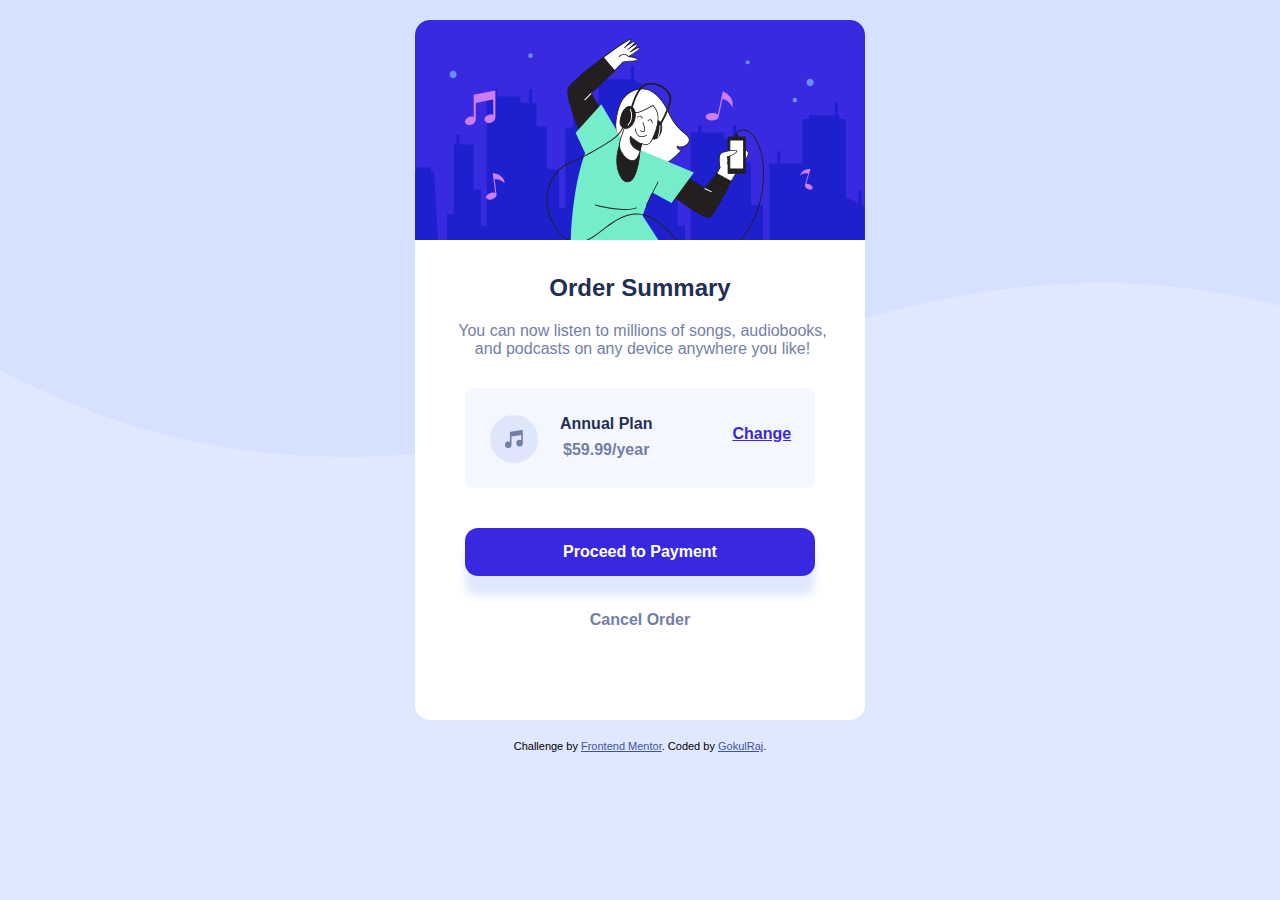
<file: FRONTEND/order-summary-component-main/index.html>
<!DOCTYPE html>
<html lang="en">
<head>
  <meta charset="UTF-8">
  <meta name="viewport" content="width=device-width, initial-scale=1.0"> <!-- displays site properly based on user's device -->

  <link rel="icon" type="image/png" sizes="32x32" href="./images/favicon-32x32.png">
  <link rel="stylesheet" href="style.css">
  <title>Frontend Mentor | Order summary card</title>

</head>
<body>

  <div id="box">
    <svg xmlns="http://www.w3.org/2000/svg" xmlns:xlink="http://www.w3.org/1999/xlink" width="450" height="220"><defs><path id="a" d="M0 0h450v220H0z"/></defs><g fill="none" fill-rule="evenodd"><mask id="b" fill="#fff"><use xlink:href="#a"/></mask><use fill="#382AE1" xlink:href="#a"/><path fill="#1E1FCD" fill-rule="nonzero" d="M218.812 46v13.368h1.685v3.623h6.303v77.983l12.758 6.699v-12.891h3.046v14.545l2.984 1.543v112.908L31.9 266.214v-72.237h7.013V124.52h2.548v-9.55h3.045v9.55h14.15l-.001.014v.196c-.01 2.072-.088 19.036-.094 31.525v3.018c.003 5.998.028 10.37.094 10.445.066.075.784.104 1.747.108h.5c2.152-.008 5.071-.108 5.071-.108v36.439h5.786V76.399h7.379v-7.156h3.045V76.4h23.111v6.395h8.79v-13.55h3.045v13.55h4.314v23.771h10.353v42.63h12.18v38.692h6.384v-80.419h8.04V95.156h3.044v12.312h22.117V63.022h6.455v-3.654h25.75V46h3.046zM15.842 147.489v4.151h3.198L25.475 265.9H-8l6.445-114.259H.962v-4.151h14.88z" mask="url(#b)"/><path fill="#1E1FCD" fill-rule="nonzero" d="M422.812 82v13.368h1.685v3.623h6.303v77.983l12.758 6.699v-12.891h3.046v14.545l2.984 1.543v112.908L235.9 302.214v-72.237h7.013V160.52h2.548v-9.55h3.045v9.55h14.15l-.001.014v.196c-.01 2.072-.088 19.036-.094 31.525v3.018c.003 5.998.028 10.37.094 10.445.066.075.784.104 1.747.108h.5c2.152-.008 5.071-.108 5.071-.108v36.439h5.786V112.399h7.379v-7.156h3.045v7.156h23.111v6.395h8.79v-13.55h3.045v13.55h4.314v23.771h10.353v42.63h12.18v38.692h6.384v-80.419h8.04v-12.312h3.044v12.312h22.117V99.022h6.455v-3.654h25.75V82h3.046zm-202.97 101.489v4.151h3.198l6.435 114.259H196l6.445-114.259h2.517v-4.151h14.88z" mask="url(#b)"/><g fill-rule="nonzero" mask="url(#b)"><path fill="#FFF" d="M224.743 27.894c-.147-2.117-9.625 4.042-9.625 4.042s8.029-6.159 7.34-7.698c-.688-1.54-9.734 5.196-9.734 5.196s8.257-6.351 6.982-7.707c-1.275-1.357-10.093 5.782-10.093 5.782s8.992-7.9 5.56-8.092c-1.541-.082-13.643 8.138-26.754 18.008 3.67 4.582 7.34 9.008 11.304 13.288 4.202-4.344 7.514-7.799 7.964-8.376 1.348-1.732 14.744-.577 14.799-2.694.055-2.117-8.826-3.08-8.826-3.08s11.23-6.552 11.083-8.669z"/><path fill="#231F20" d="M199.667 51.125a.404.404 0 01-.302-.128c-3.524-3.812-7.12-8.037-11.332-13.316a.421.421 0 01-.091-.311.458.458 0 01.165-.284c9.698-7.332 24.837-18.081 27.002-18.081.485-.046.942.234 1.12.687.293.825-.734 2.346-2.083 3.877 2.514-1.677 5.028-2.97 5.817-2.126.186.2.273.471.238.742-.064.751-.917 1.833-2.055 3.033 1.725-1.017 3.34-1.787 4.083-1.594a.77.77 0 01.55.43c.45.963-1.275 2.924-3.284 4.766 2.156-1.155 4.34-2.09 5.175-1.668a.834.834 0 01.468.715c.137 1.98-7.157 6.561-10.286 8.43 2.863.395 8.01 1.375 7.964 3.355 0 1.439-3.037 1.677-7.945 1.933-2.863.156-6.423.349-6.937 1.008-.514.66-3.028 3.281-7.991 8.413a.45.45 0 01-.276.12zM188.96 37.498c3.955 4.949 7.34 8.972 10.717 12.6 5.817-6.01 7.34-7.679 7.624-8.018.697-.916 3.322-1.1 7.551-1.329 2.496-.137 7.139-.384 7.157-1.118 0-1.072-4.367-2.208-8.45-2.657a.413.413 0 01-.358-.33.421.421 0 01.192-.45c5.441-3.152 11.01-7.11 10.937-8.247-.569-.394-4.68 1.613-8.982 4.408a.422.422 0 01-.477-.687c4.138-3.171 7.496-6.534 7.184-7.194-.615-.303-4.799 2.144-9.093 5.36a.422.422 0 01-.514-.668c2.634-2.034 6.845-5.728 6.955-6.983v-.1c-.514-.57-5.074 2.208-9.551 5.818a.432.432 0 01-.587-.064.403.403 0 010-.577c3.202-2.823 6.477-6.415 6.184-7.23 0-.083-.211-.12-.376-.129-1.257-.064-11.543 6.653-26.113 17.595z"/><path fill="#231F20" d="M153.058 68.876c-2.698 8.514 13.597 47.837 13.597 47.837l20.186-24.917c-.45-.77-10.653-18.493-10.653-18.493s15.057-13.92 23.452-22.59c-3.945-4.28-7.67-8.743-11.304-13.288-16.111 12.133-33.792 26.76-35.278 31.451z"/><path fill="#231F20" d="M166.655 117.117h-.1a.394.394 0 01-.313-.248c-.67-1.604-16.322-39.543-13.606-48.103 1.532-4.83 19.268-19.52 35.443-31.653a.404.404 0 01.56.064c4.193 5.26 7.78 9.476 11.295 13.27.14.157.14.393 0 .55-7.735 7.991-21.287 20.583-23.241 22.388a54892.79 54892.79 0 0010.505 18.218c.09.14.09.32 0 .459l-20.185 24.908a.404.404 0 01-.358.147zm21.635-79.133c-15.23 11.473-33.379 26.393-34.865 31.011-2.44 7.698 11.258 41.853 13.322 46.93l19.617-24.166-10.506-18.255a.421.421 0 01.083-.504c.146-.137 14.827-13.746 23.176-22.296-3.376-3.666-6.826-7.716-10.827-12.72z"/><path fill="#FFF" d="M201.044 109.529c1.651 11.418 9.257 21.077 17.515 29.902 4.945 5.242 11.01 10.576 18.25 10.237 3.458-.174 6.706-1.66 9.725-3.345a73.677 73.677 0 0019.974-16.212 4.476 4.476 0 01-4.468-3.995 8.854 8.854 0 009.175-1.027c5.615-4.453 2.89-8.385-1.404-11.702a51.724 51.724 0 01-15.551-19.62c-5.359-11.97-16.002-27.96-31.765-24.313-15.157 3.5-19.268 17.082-21.36 30.553a31.9 31.9 0 00-.091 9.522z"/><path fill="#231F20" d="M236.13 150.098c-7.111 0-13.02-5.223-17.874-10.383-7.753-8.247-15.91-18.264-17.625-30.122a32.412 32.412 0 01.064-9.696c.918-5.773 2.376-13.169 5.835-19.162a23.56 23.56 0 0115.837-11.74c7.193-1.658 20.937-.678 32.25 24.551a51.119 51.119 0 0015.424 19.465c3.211 2.483 4.716 4.665 4.734 6.882 0 1.833-1.11 3.72-3.33 5.499a9.276 9.276 0 01-8.854 1.384 4.12 4.12 0 003.899 2.886.413.413 0 01.395.239.403.403 0 01-.065.449 73.292 73.292 0 01-20.084 16.358c-2.835 1.576-6.24 3.216-9.91 3.39h-.697zm-9.295-80.773c-1.439 0-2.873.164-4.276.486-14.89 3.446-18.91 16.55-21.038 30.242a31.616 31.616 0 00-.064 9.439c1.679 11.638 9.744 21.536 17.432 29.674 4.882 5.186 10.818 10.447 17.92 10.08 3.495-.165 6.789-1.76 9.542-3.29a72.532 72.532 0 0019.267-15.533 4.924 4.924 0 01-4.018-4.316.403.403 0 01.183-.376.395.395 0 01.413 0 8.431 8.431 0 008.707-.972c2.01-1.603 3.028-3.225 3.01-4.83 0-1.905-1.45-3.94-4.404-6.222a52.017 52.017 0 01-15.672-19.776c-9.074-20.308-19.662-24.606-27.002-24.606z"/><path fill="#FFF" d="M305.851 145.37c-.642 2.538-11.184 21.343-11.184 21.343l13.763 7.432s12.45-20.84 13.514-22.223c1.065-1.384 10.093-13.398 11.323-17.613 1.23-4.216-7.45-7.332-11.01-6.993-3.56.34-15.763 15.515-16.406 18.054z"/><path fill="#231F20" d="M308.411 174.567a.361.361 0 01-.193-.055l-13.762-7.432a.403.403 0 01-.202-.257.394.394 0 010-.32c3.67-6.48 10.634-19.246 11.139-21.234.679-2.694 13.02-18.044 16.744-18.328 2.707-.23 8.35 1.41 10.616 4.15a3.598 3.598 0 01.844 3.373c-1.312 4.582-11.295 17.632-11.386 17.76-1.046 1.348-13.369 21.994-13.497 22.178a.395.395 0 01-.303.165zm-13.166-8.028l13.02 7.047c1.678-2.813 12.33-20.62 13.33-21.92 2.102-2.75 10.149-13.637 11.25-17.477a2.747 2.747 0 00-.689-2.611c-2.064-2.502-7.431-4.06-9.89-3.85-3.358.294-15.451 15.58-16.011 17.742-.606 2.392-9.487 18.347-11.01 21.069z"/><path fill="#231F20" d="M301.897 153.498l-12.295 14.975-26.516-17.751-11.295 21.004s37.554 28.161 42.876 25.467c5.321-2.694 21.442-35.924 21.442-35.924l-14.212-7.77z"/><path fill="#231F20" d="M293.814 197.761c-7.744 0-38.6-22.965-42.27-25.714a.412.412 0 01-.11-.514l11.294-21.004a.404.404 0 01.578-.147l26.195 17.55 12.066-14.663a.395.395 0 01.504-.1l14.258 7.77a.412.412 0 01.165.532c-.66 1.366-16.267 33.385-21.662 36.107-.32.141-.67.204-1.018.183zm-41.509-26.154c10.607 7.927 38.031 27.327 42.206 25.229 4.853-2.466 19.387-31.855 21.103-35.392l-13.616-7.433-12.084 14.718a.386.386 0 01-.532.083l-26.158-17.513-10.919 20.308zM313.155 116.878l-.12 36.62h17.351v-36.62z"/><path fill="#231F20" d="M330.386 153.938h-17.35a.404.404 0 01-.404-.412l.11-36.657a.413.413 0 01.413-.403h17.23c.224 0 .404.18.404.403v36.657a.403.403 0 01-.403.412zm-16.938-.806h16.516v-35.85H313.54l-.092 35.85z"/><path fill="#FFF" d="M314.916 120.113l-.091 28.776h13.781v-28.776z"/><path fill="#231F20" d="M328.606 149.301h-13.763a.404.404 0 01-.294-.119.403.403 0 01-.119-.302l.083-28.767a.422.422 0 01.422-.412h13.689c.228 0 .413.184.413.412v28.776a.413.413 0 01-.431.412zm-13.36-.861h12.938v-27.905h-12.846l-.091 27.905z"/><path fill="#FFF" d="M305.099 147.276s-2.587-12.335 1.294-14.269c3.88-1.933 17.221-4.197 15.157-1.173s-9.294 4.894-9.294 4.894 1.486 4.316-.147 7.377"/><path fill="#231F20" d="M305.099 147.688a.404.404 0 01-.404-.33c-.11-.513-2.615-12.674 1.514-14.727 3.35-1.658 14.157-3.794 15.735-1.997a1.09 1.09 0 01-.055 1.438c-1.835 2.75-7.496 4.49-9.11 4.95.339 1.2 1.11 4.636-.303 7.33a.422.422 0 01-.57.165.43.43 0 01-.173-.568c1.532-2.859.137-6.992.119-7.038a.412.412 0 010-.33.44.44 0 01.266-.21c.073 0 7.101-1.833 9.056-4.72.137-.202.174-.348.11-.422-.991-1.136-11.01.367-14.735 2.2-2.946 1.466-1.762 10.456-1.065 13.801a.412.412 0 01-.32.495l-.065-.037z"/><path fill="#75ECCA" d="M209.173 123.32l-22.855-39.185-25.69 28.491 9.541 20.546s-14.68 34.705-14.68 102.73c0 0 78.154-.339 97.825-.339l-25.69-39.91s6.423-18.493 9.735-23.112l19.13 10.402 22.37-30.434-69.686-29.188z"/><path fill="#231F20" d="M208.843 160.674c12.615 7.331 15.597-22.47 16.157-28.922.256-1.775.15-3.583-.312-5.316-.725-2.199-2.422-3.903-4.12-5.498-2.027-1.833-4.367-3.757-7.129-3.876a8.26 8.26 0 00-6.578 3.436 20.15 20.15 0 00-3.156 6.983c-2.973 10.365-2.863 21.307 2.871 30.728a6.591 6.591 0 001.991 2.263l.276.202z"/><path fill="#231F20" d="M212.614 162.232a7.934 7.934 0 01-3.973-1.21l-.285-.174a6.903 6.903 0 01-2.12-2.401c-5.256-8.642-6.266-19.373-2.917-31.048a20.562 20.562 0 013.22-7.12 8.6 8.6 0 016.919-3.593c2.826.119 5.22 1.988 7.34 3.986 1.725 1.586 3.468 3.336 4.23 5.636.473 1.793.586 3.662.33 5.499-.853 9.613-3.303 26.264-10.093 29.774a5.725 5.725 0 01-2.651.65zm.568-44.74a7.875 7.875 0 00-6.01 3.281 19.801 19.801 0 00-3.073 6.846c-3.294 11.455-2.312 21.994 2.826 30.406a6.17 6.17 0 001.835 2.136l.266.155c2.184 1.274 4.11 1.448 5.881.532 4.716-2.438 8.258-13.05 9.671-29.133a13.135 13.135 0 00-.294-5.16c-.697-2.116-2.358-3.775-4.01-5.296-2.054-1.888-4.302-3.666-6.871-3.767h-.22zm33.306-12.701c1.165 4.224-.743 9.604-3.606 12.729-1.908 2.062-6.092 2.612-6.936-.743a17 17 0 012.174-13.04c1.835-3.015 5.35-4.738 7.607-.862.335.603.591 1.247.761 1.916z"/><path fill="#231F20" d="M239.084 119.582a4.414 4.414 0 01-1.046-.12 3.393 3.393 0 01-2.487-2.593 17.477 17.477 0 012.184-13.334c1.285-2.062 3.101-3.308 4.799-3.299.963 0 2.349.45 3.505 2.447.364.63.648 1.305.844 2.007 1.266 4.582-.918 10.08-3.67 13.105a5.729 5.729 0 01-4.13 1.787zm3.404-18.54c-1.395 0-2.945 1.11-4.065 2.906a16.634 16.634 0 00-2.083 12.729c.19.978.93 1.758 1.9 1.997a4.765 4.765 0 004.34-1.43c2.587-2.803 4.697-8.091 3.523-12.343a7.711 7.711 0 00-.762-1.833c-.78-1.338-1.725-2.025-2.816-2.035l-.037.01z"/><path fill="#FFF" d="M226.808 123.696c-1.836 7.03-3.67 23.04-15.369 14.663a14.835 14.835 0 01-3.101-3.317c-5.762-7.67-4.12-12.51-1.138-20.931 1.285-3.666 2.395-7.332 3.67-10.997 1.276-3.666 3.377-7.112 5.12-10.585-.064.12 5.734.916 11.533-1.714 5.799-2.63 10.597-5.36 10.597-5.36 1.57 2.345 3.267 4.123 4.102 6.91.77 2.702.992 5.53.651 8.32-.734 6.846-3.477 14.25-6.588 20.363-3.11 6.112-9.477 2.648-9.477 2.648z"/><path fill="#231F20" d="M217.348 141.172c-1.835 0-3.881-.824-6.157-2.456a15.32 15.32 0 01-3.193-3.409c-5.936-7.908-4.147-12.958-1.192-21.315.614-1.76 1.202-3.565 1.77-5.307.615-1.878 1.248-3.812 1.927-5.709a60.45 60.45 0 013.624-7.725c.514-.972 1.028-1.943 1.514-2.914a.413.413 0 01.56-.184 21.125 21.125 0 0011.148-1.723 155.555 155.555 0 0010.56-5.351.432.432 0 01.56.137c.395.587.79 1.136 1.184 1.677a17.241 17.241 0 012.972 5.334c.783 2.76 1.01 5.647.67 8.495-.67 6.13-3.018 13.416-6.633 20.5a6.695 6.695 0 01-3.973 3.602 8.515 8.515 0 01-5.625-.504 96.92 96.92 0 00-.568 2.391c-1.212 5.251-2.863 12.455-7.24 14.104a5.51 5.51 0 01-1.908.357zm-1.101-48.176c-.44.917-.918 1.76-1.376 2.64a60.01 60.01 0 00-3.579 7.624c-.67 1.833-1.302 3.813-1.917 5.682-.615 1.87-1.156 3.556-1.78 5.324-2.964 8.377-4.588 12.986 1.082 20.537a14.55 14.55 0 003.01 3.235c2.88 2.071 5.34 2.75 7.34 1.998 3.954-1.494 5.505-8.43 6.716-13.499.248-1.063.468-2.062.698-2.914a.43.43 0 01.605-.266 8.01 8.01 0 005.505.67 5.842 5.842 0 003.46-3.172c3.568-7 5.899-14.186 6.55-20.216a20.66 20.66 0 00-.642-8.156 16.573 16.573 0 00-2.881-5.086c-.33-.449-.67-.916-.99-1.384a164.07 164.07 0 01-10.295 5.187 22.044 22.044 0 01-11.506 1.796z"/><path fill="#231F20" d="M224.88 130.496s-5.679-1.292-8.257-6.011c-2.578-4.72-1.018-8.34-1.018-8.34s4.954 5.728 11.22 7.579l-1.944 6.772z"/><path fill="#231F20" d="M224.88 130.9h-.091c-.239-.056-5.89-1.384-8.533-6.205-2.642-4.82-1.11-8.54-1.046-8.697a.404.404 0 01.312-.238.422.422 0 01.367.129c0 .055 4.964 5.663 11.01 7.46a.404.404 0 01.276.503l-1.9 6.754a.404.404 0 01-.394.293zm-9.12-13.958a10.217 10.217 0 001.203 7.332c2.1 3.83 6.358 5.333 7.633 5.709l1.716-6.003c-5.074-1.622-9.184-5.599-10.551-7.038zm12.598-4.792a7.64 7.64 0 01-3.275-1.027.406.406 0 11.403-.705c.707.403 2.753 1.32 3.67.723.597-.384-.055-4.15-1.431-8.247a.406.406 0 11.77-.257c.827 2.447 2.579 8.248 1.093 9.164-.369.23-.795.351-1.23.349z"/><path fill="#231F20" d="M226.68 117.117a6.135 6.135 0 01-2.753-.605c-2.294-1.137-3.67-3.803-4.148-7.927a.413.413 0 01.358-.45.404.404 0 01.45.358c.431 3.83 1.67 6.287 3.67 7.331 3.055 1.512 6.955-.779 6.991-.797a.404.404 0 01.56.138.412.412 0 01-.138.559 11.02 11.02 0 01-4.99 1.393zm.43-18.292a.404.404 0 01-.403-.376c-.065-.916-.33-1.475-.808-1.714-.917-.476-2.633.385-3.202.761a.407.407 0 01-.45-.678c.101-.064 2.45-1.586 4.01-.807a2.611 2.611 0 011.257 2.383.403.403 0 01-.376.43h-.028zm10.176 4.545a.404.404 0 01-.404-.366s-.184-2.016-1.33-2.75c-.991-.65-2.148.834-2.157.853a.404.404 0 01-.569.073.403.403 0 01-.082-.568c.56-.733 1.954-1.888 3.257-1.036 1.477.972 1.68 3.281 1.688 3.373a.403.403 0 01-.367.44l-.036-.019zm-32.27-2.217a8.138 8.138 0 00.735 4.26c1.302 2.411 4.514 3.392 7.138 2.613 6.854-2.026 10.148-15.048 4.964-20.162-4.817-4.747-10.286 2.75-11.414 7.176-.523 2.08-1.349 4.005-1.422 6.113z"/><path fill="#231F20" d="M211.054 108.695a6.424 6.424 0 01-5.661-3.089 8.34 8.34 0 01-.78-4.472c.126-1.534.434-3.047.917-4.509.166-.559.33-1.118.477-1.677.799-3.079 3.762-7.853 7.258-8.816a4.83 4.83 0 014.835 1.448c2.505 2.466 3.322 6.929 2.138 11.648-1.183 4.72-3.964 8.248-7.267 9.164a7.137 7.137 0 01-1.917.303zm-5.634-7.524a7.653 7.653 0 00.688 4.06 5.83 5.83 0 006.67 2.41c3.038-.917 5.607-4.197 6.708-8.605 1.1-4.408.376-8.615-1.918-10.878a4.03 4.03 0 00-4.055-1.256c-3.156.917-5.955 5.435-6.689 8.248a59.1 59.1 0 01-.477 1.705 18.63 18.63 0 00-.918 4.316h-.009z"/><path fill="#231F20" d="M243.12 109.208a.918.918 0 01-.788-1.393c.1-.165 10.276-16.88 12.02-27.3.632-3.776-1.047-7.606-4.726-10.805-5.028-4.362-12.533-6.314-17.846-4.637-9.45 2.988-14.478 24.743-14.533 24.927a.918.918 0 01-1.79-.403c.212-.917 5.322-22.975 15.773-26.274 5.973-1.879 14.029.174 19.598 5.003 4.184 3.666 6.083 8.065 5.34 12.491-1.835 10.777-11.845 27.254-12.267 27.951a.918.918 0 01-.78.44z"/><path fill="#231F20" d="M292.868 239a31.312 31.312 0 01-9.68-1.567 31.764 31.764 0 01-10.156-5.902c-5.092-4.115-9.579-9.027-13.919-13.746-2.752-3.015-5.597-6.13-8.57-9.008-9.312-9.018-18.56-13.82-27.525-14.26-12.056-.605-22.745 6.278-32.489 13.801-.917.733-1.908 1.494-2.881 2.264-7.881 6.24-16.818 13.306-27.828 11.648-7.505-1.128-13.332-6.296-16.892-10.43-8.762-10.18-12.845-24.743-10.817-38.865 2.147-15.212 10.634-25.934 25.232-31.873 12.083-4.911 23.488-11.785 34.526-18.429l.091-.045c6.836-4.124 14.093-9.403 16.048-17.32a.471.471 0 01.917.22c-2.037 8.247-9.469 13.663-16.47 17.878l-.082.055c-11.065 6.663-22.506 13.554-34.654 18.494-14.277 5.8-22.571 16.275-24.672 31.158-1.964 13.856 2 28.106 10.57 38.086 3.459 4.023 9.101 9.045 16.331 10.127 10.616 1.603 19.011-5.04 27.122-11.456l2.89-2.272c9.891-7.634 20.745-14.617 33.095-13.994 9.175.458 18.625 5.343 28.103 14.516 2.991 2.905 5.845 6.03 8.607 9.054 4.312 4.729 8.771 9.614 13.817 13.682a30.956 30.956 0 009.854 5.746c12.396 3.996 24.773.064 36.875-11.693 17.956-17.485 28.076-43.988 27.755-72.8-.147-13.453-2.66-23.965-7.689-32.148-2.027-3.309-4.587-6.993-8.753-8.835-2.128-.916-7.12-1.264-9.046 1.44-.734 1.035-.808 2.254-.918 3.802 0 .67-.092 1.42-.193 2.236a.463.463 0 01-.917-.119c.11-.788.147-1.493.193-2.172.1-1.63.192-3.033 1.082-4.28 2.239-3.143 7.726-2.813 10.166-1.74 4.441 1.942 7.056 5.764 9.175 9.164 5.12 8.33 7.67 18.997 7.827 32.624.32 29.032-9.891 55.81-28.03 73.46-9.194 8.99-18.617 13.49-28.095 13.499zM204.172 37.022a.477.477 0 01-.348-.156.467.467 0 010-.65c2.018-1.751 4.019-2.52 5.954-2.301a6.424 6.424 0 014.166 2.374c.145.206.1.49-.1.641a.46.46 0 01-.643-.1 5.58 5.58 0 00-3.523-2.026c-1.67-.193-3.432.513-5.249 2.09a.45.45 0 01-.257.128z"/><path fill="#231F20" d="M231.505 185.39a.478.478 0 01-.192 0 .43.43 0 01-.184-.569l11.579-23.185a.417.417 0 01.743.376l-11.57 23.148a.413.413 0 01-.376.23zm-21.57 4.518c-13.259 0-28.838-4.29-29.7-4.528a.422.422 0 11.22-.806c.284.073 28.103 7.744 40.967 2.84.218-.08.46.031.541.248a.403.403 0 01-.239.532 34.077 34.077 0 01-11.79 1.714zM320.403 114.312h2v2.969h-2z"/><path fill="#231F20" d="M322.403 117.685h-2a.413.413 0 01-.413-.404v-2.969a.403.403 0 01.413-.403h2c.223 0 .404.18.404.403v2.97a.403.403 0 01-.404.403zm-1.596-.816H322v-2.153h-1.193v2.153z"/><path fill="#FFF" d="M213.026 105.661l-.66-.641a13.34 13.34 0 002.358-15.763l.789-.467a14.283 14.283 0 01-2.487 16.871zm30.278 12.024l-.853-.34c2.68-6.9 2-11.995 2-12.041l.918-.128c.018.192.706 5.36-2.065 12.509zM169.236 79.78l6.647-6.787.655.64-6.646 6.788zM289.407 168.901l.403-.823 7.062 3.453-.403.824z"/><path fill="#CD7DF3" d="M53.797 105.082c-.386-.091-.799-.155-1.175-.284a3.503 3.503 0 01-2.514-2.392 3.662 3.662 0 01.55-2.978 6.67 6.67 0 014.423-2.896c1.184-.266 1.716-.201 3.597.257V74.72l21.727-4.343v26.988a4.58 4.58 0 01-1.606 3.666 6.777 6.777 0 01-6.634 1.631 3.366 3.366 0 01-2.514-2.383 3.552 3.552 0 01.542-2.969 6.616 6.616 0 014.44-2.896 6.301 6.301 0 013.56.257V79.496l-1.541.302a5773.252 5773.252 0 01-15.479 3.089c-.284.055-.33.165-.33.421v16.093a4.92 4.92 0 01-2.12 4.206 7.271 7.271 0 01-3.467 1.411 1.58 1.58 0 00-.193.064h-1.266zm343.808 63.248v-.523a2.802 2.802 0 00-.523-1.328 5.832 5.832 0 00-1.77-1.677 6.528 6.528 0 00-2.303-.917c-.521-.1-1.057-.1-1.578 0h-.138a1.108 1.108 0 010-.183c.092-.358.183-.706.284-1.045l1.835-6.415c.67-2.328 1.35-4.655 2.019-6.983v-.137l-.642-.055a11.426 11.426 0 00-5.13.916 7.402 7.402 0 00-3.587 3.143c-.23.404-.403.834-.596 1.265-.129.275-.23.568-.349.852a.467.467 0 000 .12l.23-.138c.728-.478 1.492-.9 2.284-1.265a8.156 8.156 0 013.9-.696 7.136 7.136 0 011.688.376.76.76 0 000 .137c-1.113 3.861-2.217 7.72-3.312 11.574a.53.53 0 000 .211c.078.682.367 1.322.825 1.833a6.045 6.045 0 002.147 1.659l.716.311.66.193h.184a4.18 4.18 0 001.652 0c.459-.065.879-.293 1.183-.642.1-.139.191-.282.276-.43l.045-.156zm-326.47 9.016c0-.22 0-.45.102-.67.16-.604.477-1.157.917-1.603a7.68 7.68 0 012.624-1.787 8.413 8.413 0 013.138-.706 5.511 5.511 0 012.028.321l.174.064c.005-.079.005-.159 0-.238 0-.467-.092-.916-.147-1.393-.348-2.89-.7-5.77-1.055-8.642-.385-3.134-.78-6.259-1.165-9.384v-.183c.284 0 .569 0 .835.064 2.281.227 4.479.977 6.423 2.19a9.643 9.643 0 013.954 4.766c.2.57.369 1.152.505 1.74.11.386.183.78.275 1.174a.293.293 0 010 .156l-.266-.23a22.815 22.815 0 00-2.68-2.089 10.44 10.44 0 00-4.853-1.677 9.241 9.241 0 00-2.248.128c.005.058.005.117 0 .175.612 5.18 1.239 10.373 1.881 15.579a.65.65 0 010 .265 4.316 4.316 0 01-1.44 2.227 7.71 7.71 0 01-3.102 1.686c-.32.101-.651.175-.972.257l-.918.11H75a5.4 5.4 0 01-2.13-.293 2.44 2.44 0 01-1.375-1.054 4.634 4.634 0 01-.276-.614l-.082-.34zm219.697-81.28c.119-.238.22-.485.357-.705a4.393 4.393 0 011.689-1.457 9.276 9.276 0 013.67-.99 10.104 10.104 0 013.817.43 6.36 6.36 0 012.165 1.165l.174.137a1.63 1.63 0 00.11-.266c.138-.54.266-1.081.386-1.631l2.202-10.172c.789-3.666 1.575-7.35 2.358-11.052l.046-.22c.32.137.624.256.917.394a17.815 17.815 0 016.368 4.985 11.484 11.484 0 012.605 6.937c0 .72-.036 1.439-.11 2.154 0 .486-.1.916-.156 1.439a.394.394 0 01-.055.165l-.22-.358a26.572 26.572 0 00-2.202-3.4 12.402 12.402 0 00-4.826-3.803 10.543 10.543 0 00-2.587-.724h-.065a1.42 1.42 0 01-.046.211l-3.963 18.274a.916.916 0 01-.12.302 5.192 5.192 0 01-2.495 1.952 9.396 9.396 0 01-4.166.687c-.403 0-.798-.055-1.202-.091l-1.055-.22-.174-.074a6.425 6.425 0 01-2.285-1.164 3.033 3.033 0 01-1.147-1.732 7.58 7.58 0 01-.064-.797l.074-.376z"/><path fill="#698DFF" d="M38.092 50.8c-4.725 0-4.734 7.331 0 7.331 4.735 0 4.735-7.33 0-7.33zm357 8c-4.725 0-4.734 7.331 0 7.331 4.735 0 4.735-7.33 0-7.33zm-60.38-16.883a1.933 1.933 0 00-.467-.806l-.376-.284a1.837 1.837 0 00-.918-.257h-.514a1.34 1.34 0 00-.706.165c-.23.07-.435.2-.596.376a1.43 1.43 0 00-.377.586c-.115.217-.169.461-.156.706l.065.495c.086.304.247.58.468.806l.376.285c.279.161.595.246.917.247h.514c.245.014.49-.04.707-.156.226-.075.43-.204.596-.376a2.07 2.07 0 00.532-1.3c-.018-.157-.046-.322-.064-.487zm-219.15-8.568c-2.955 0-2.964 4.582 0 4.582 2.963 0 2.954-4.582 0-4.582zm264.333 44.49c-2.955 0-2.955 4.583 0 4.583 2.954 0 2.954-4.582 0-4.582z"/></g></g></svg>
    <h2>Order Summary</h2>
    <p>
      You can now listen to millions of songs, audiobooks, and podcasts on any 
      device anywhere you like!
    </p>
    <div id="flex">
      <div id="cont1">
        <div id="cir">
          <svg xmlns="http://www.w3.org/2000/svg" width="48" height="48"><g fill="none" fill-rule="evenodd"><circle cx="24" cy="24" r="24" fill="#DFE6FB"/><path fill="#717FA6" fill-rule="nonzero" d="M32.574 15.198a.81.81 0 00-.646-.19L20.581 16.63a.81.81 0 00-.696.803V26.934a3.232 3.232 0 00-1.632-.44A3.257 3.257 0 0015 29.747 3.257 3.257 0 0018.253 33a3.257 3.257 0 003.253-3.253v-8.37l9.726-1.39v5.327a3.232 3.232 0 00-1.631-.441 3.257 3.257 0 00-3.254 3.253 3.257 3.257 0 003.254 3.253 3.257 3.257 0 003.253-3.253V15.81a.81.81 0 00-.28-.613z"/></g></svg>
        </div>
        <p id="f1">Annual Plan </p>
        <p id="f2">$59.99/year</p>
      </div>
      <div id="cont2">
        <a href="">Change</a>
      </div>
      
    </div>

    <div id="a1">
      <a href="">Proceed to Payment</a>
    </div>
    
    <div id="a2">
      <a href="">Cancel Order</a>
    </div>
  
  </div>
  
  
  <div class="attribution">
    Challenge by <a href="https://www.frontendmentor.io?ref=challenge" target="_blank">Frontend Mentor</a>. 
    Coded by <a href="#">GokulRaj</a>.
  </div>
</body>
</html>
</file>
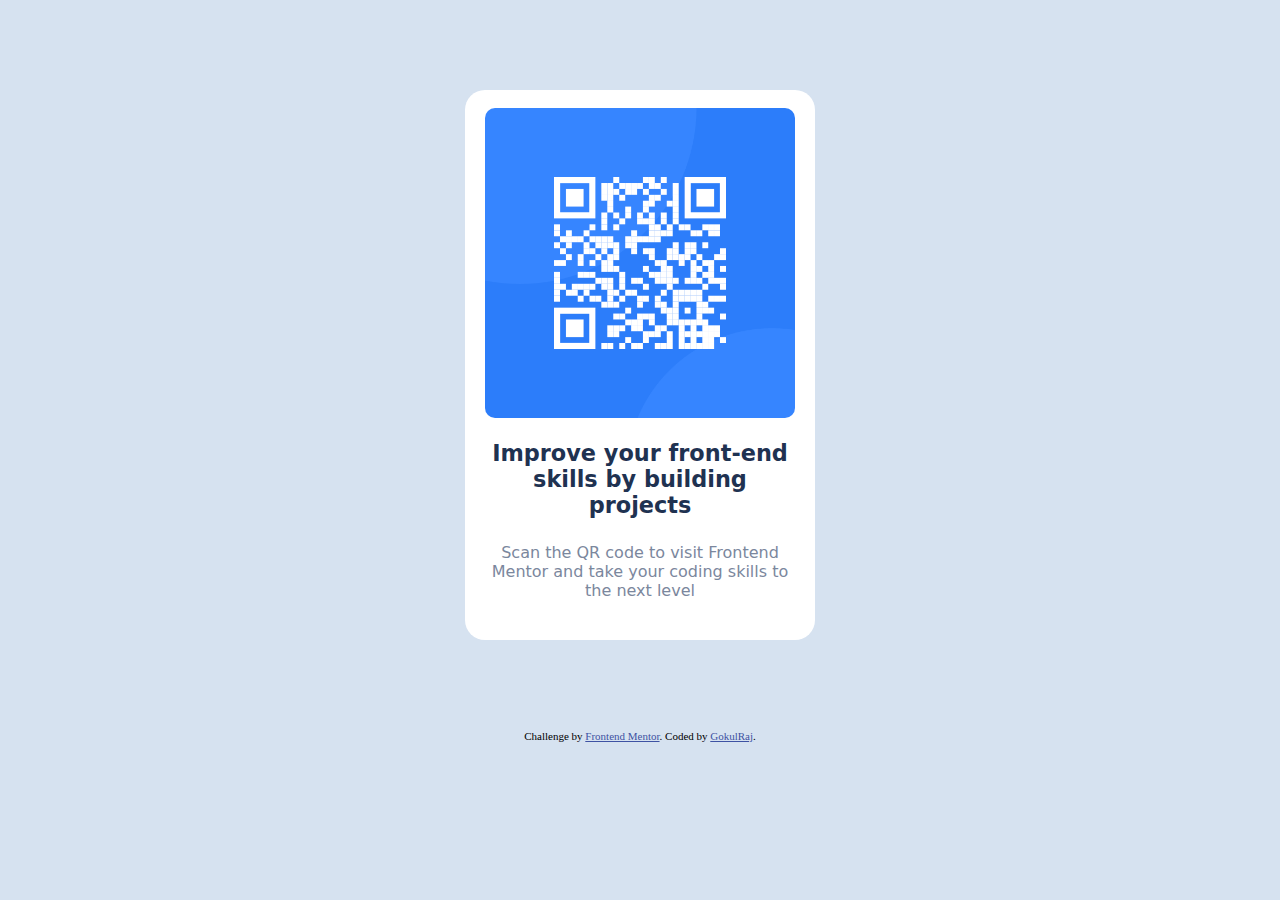
<file: FRONTEND/qr-code-component-main/index.html>
<!DOCTYPE html>
<html lang="en">
<head>
  <meta charset="UTF-8">
  <meta name="viewport" content="width=device-width, initial-scale=1.0"> <!-- displays site properly based on user's device -->

  <link rel="icon" type="image/png" sizes="32x32" href="./images/favicon-32x32.png">
  <link rel="stylesheet" href="style.css">
  <title>Frontend Mentor | QR code component</title>

</head>
<body>
  <div id="container">
    <div id="image">
      <img src="images/image-qr-code.png" alt="image-qr-code">
    </div>
    <div>
      <p id="p1">Improve your front-end skills by building projects</p>
    </div>
    <div>
      <p id="p2">Scan the QR code to visit Frontend Mentor and take your coding skills to the next level</p>
    </div>
  </div>
  
  <div class="attribution">
    Challenge by <a href="https://www.frontendmentor.io?ref=challenge" target="_blank">Frontend Mentor</a>. 
    Coded by <a href="#">GokulRaj</a>.
  </div>
</body>
</html>
</file>
<file: FRONTEND/order-summary-component-main/style.css>
:root {
    --Paleblue: hsl(225, 100%, 94%) ;
    --Brightblue: hsl(245, 75%, 52%) ;
    --Verypaleblue: hsl(225, 100%, 98%);
    --Desaturatedblue: hsl(224, 23%, 55%) ;
    --Darkblue: hsl(223, 47%, 23%) ;
}
.attribution { 
    font-size: 11px; text-align: center; 
}
.attribution a { 
    color: hsl(228, 45%, 44%); 
}
html , body {
    background-image: url('data:image/svg+xml,<svg xmlns="http://www.w3.org/2000/svg" width="1440" height="900"><path fill="%23D6E1FF" fill-rule="evenodd" d="M0 349.974c218.558 116.035 460.05 116.035 724.475 0s502.933-116.035 715.525 0V0H0v349.974z"/></svg>');
    background-color: var(--Paleblue);
    margin: 0px;
    padding: 0px;
    font-family: 'Red Hat Display', sans-serif;;
}
#box {
    margin: 20px auto;
    width: 450px;
    height: 700px;
    background-color: white;
    border-radius: 15px;
    
}
#box svg{
    border-top-left-radius: 15px;
    border-top-right-radius: 15px;
}
#box h2{
    text-align: center;
    font-weight: 900;
    margin-top: 30px;
    color: var(--Darkblue);
}
#box p{
    text-align: center;
    margin-left: 35px;
    margin-right: 30px;
    font-weight: 500;
    color: var(--Desaturatedblue);
}
    
#flex{
    background-color: var(--Verypaleblue);
    width: 350px;
    height: 100px;
    position: relative;
    left: 50px;
    border-radius: 8px;
    margin-top: 30px;
    display: flex;
    
}
#cont1 #cir{
    position: relative;
    left: 25px;
    top: 27px; 
   
}
#cont1 #f1{
    position: relative;
    left: 60px;
    bottom: 45px;
    color: var(--Darkblue);
    font-weight: 700;
    line-height: 25px;
}
#cont1 #f2{
    position: relative;
    left: 60px;
    bottom: 60px;
    color: var(--Desaturatedblue);
    font-weight: 700;
    line-height: 25px;
}
#cont2 a{
    position: relative;
    left: 110px;
    top: 37px;
    color: var(--Brightblue);
    font-weight: 700;
}
#a1{
    background-color: var(--Brightblue);
    margin: 40px 50px 30px;
    padding: 15px;
    text-align: center;
    border-radius: 13px;
    box-shadow: 0px 20px 10px var(--Paleblue);
}
#a1 a{
    color: white;
    font-weight: 700;
    text-decoration: none;
}
#a2{
    text-align: center;
    margin-top: 35px;
    font-weight: 700;
}
#a2 a{
    text-decoration: none;
    color: var(--Desaturatedblue);
}
</file>
<file: FRONTEND/qr-code-component-main/style.css>
.attribution { 
    font-size: 11px; text-align: center; 
}
.attribution a { 
    color: hsl(228, 45%, 44%); 
}
html , body{
    background-color: hsl(212, 45%, 89%);
    
}
#container{
    background-color: hsl(0, 0%, 100%);
    width: 350px;
    height: 550px;
    margin: 90px auto;
    border-radius: 20px;
}
#image img{
    width: 310px;
    height: 310px;
    padding:0px;
    margin:18px 20px;
    border-radius: 10px;
}
#container #p1{
    font-family: system-ui, -apple-system, BlinkMacSystemFont, 'Segoe UI', Roboto, Oxygen, Ubuntu, Cantarell, 'Open Sans', 'Helvetica Neue', sans-serif;
    color: hsl(218, 44%, 22%);
    font-weight: 700;
    font-size: 1.4EM;
    padding: 0px 20px 0px;
    text-align: center;
    margin: 0px;
}
#container #p2{
    font-family: system-ui, -apple-system, BlinkMacSystemFont, 'Segoe UI', Roboto, Oxygen, Ubuntu, Cantarell, 'Open Sans', 'Helvetica Neue', sans-serif;
    color: hsl(220, 15%, 55%);
    font-weight: 400;
    margin: 0px;
    padding: 25px;
    text-align: center;
}
</file>
